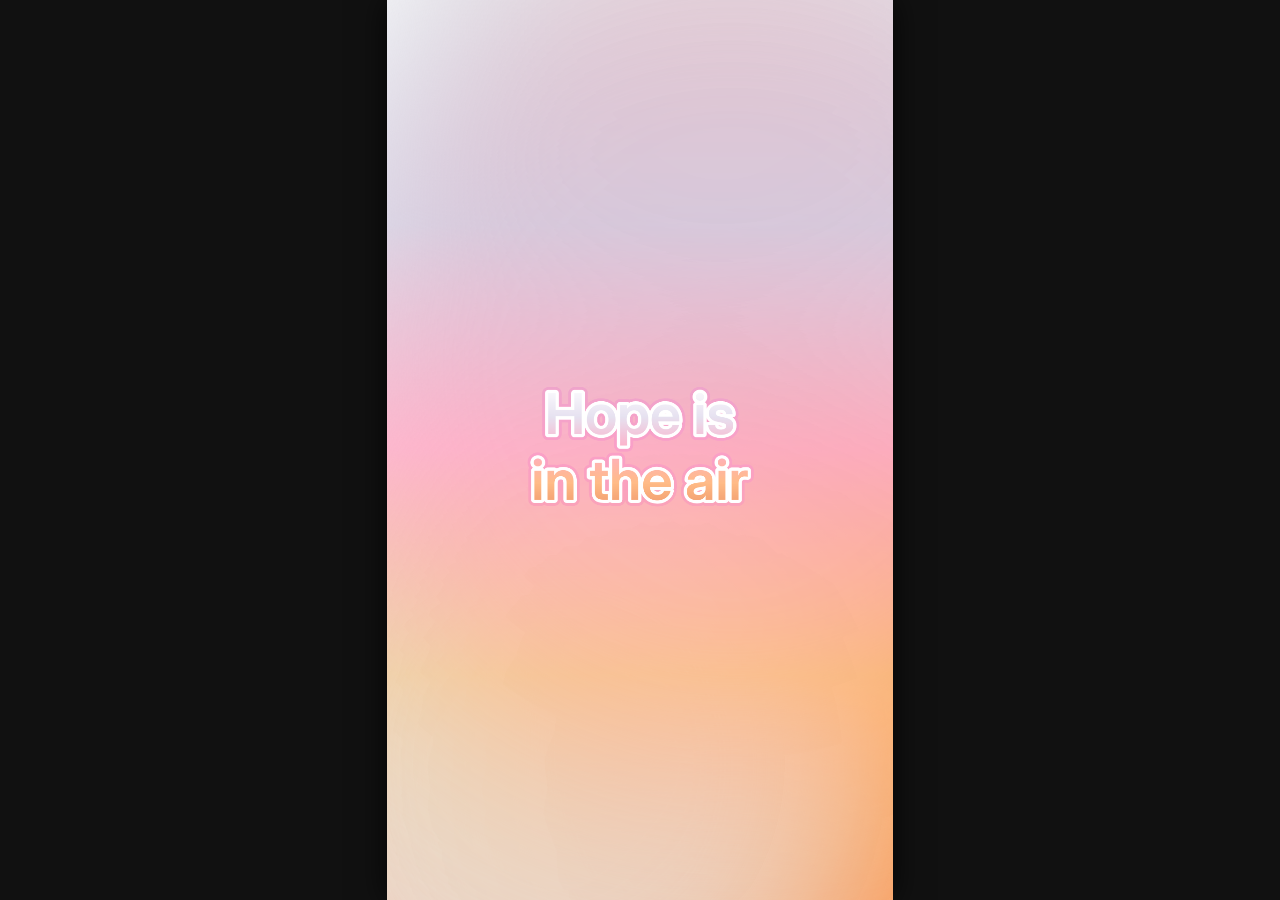
<file: gradient/index.html>
<!DOCTYPE html>
<html lang="it">
<head>
    <meta charset="UTF-8">
    <meta name="viewport" content="width=device-width, initial-scale=1.0">
    <title>Canvas Zoom & Blur</title>
    <!-- Importazione del font Inter (SemiBold - 600) -->
    <link rel="preconnect" href="https://fonts.googleapis.com">
    <link rel="preconnect" href="https://fonts.gstatic.com" crossorigin>
    <link href="https://fonts.googleapis.com/css2?family=Inter:wght@600&display=swap" rel="stylesheet">
    <link rel="stylesheet" href="style.css">
</head>
<body>
    <canvas id="mainCanvas"></canvas>
    <script src="script.js"></script>
</body>
</html>
</file>
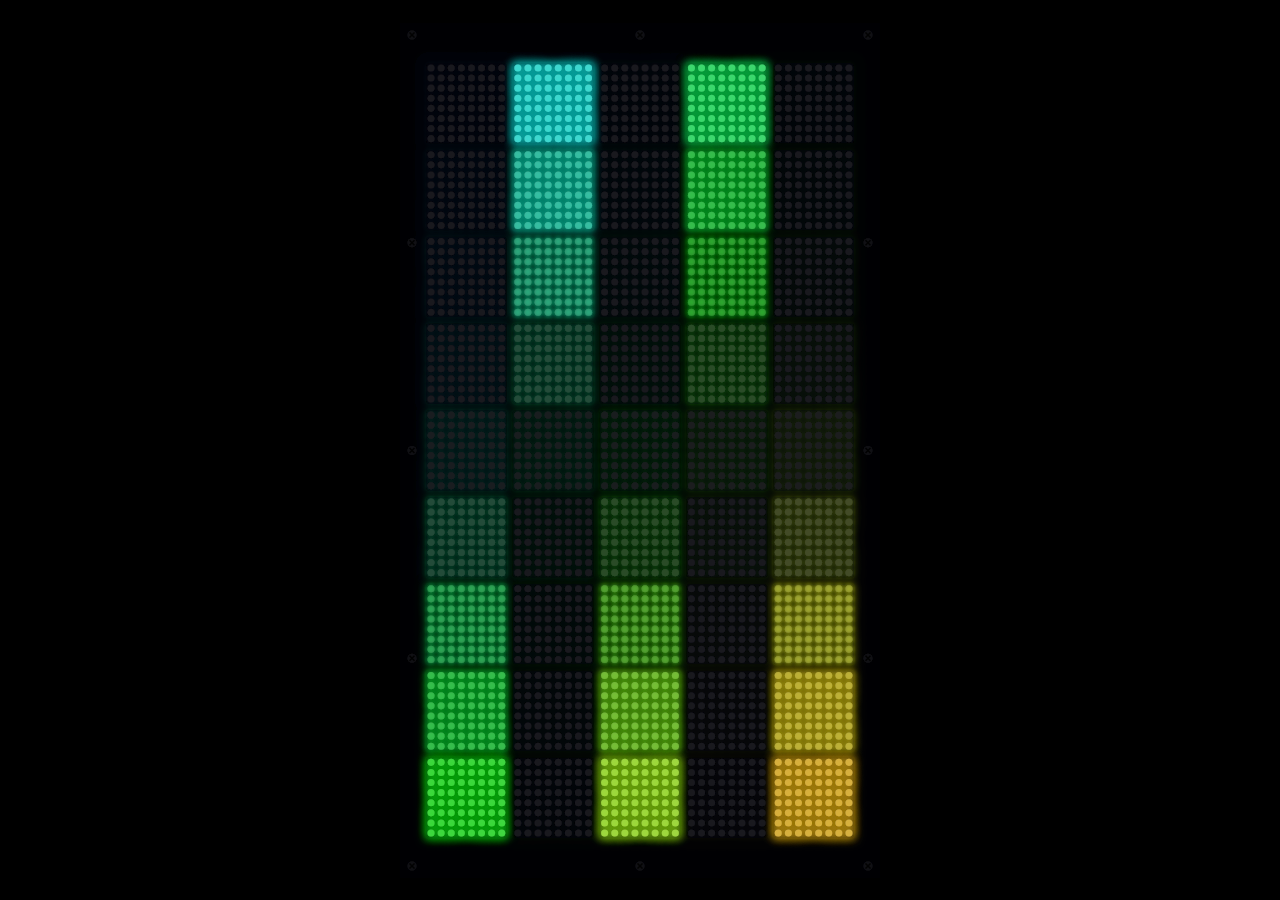
<file: leds/index.html>
<!DOCTYPE html>
<html lang="it">
<head>
    <meta charset="UTF-8">
    <meta name="viewport" content="width=device-width, initial-scale=1.0">
    <title>Matrix LED - Hope & The Bright Side (Clean)</title>
    <style>
        * {
            box-sizing: border-box;
            margin: 0;
            padding: 0;
        }

        body {
            background-color: #000000;
            min-height: 100vh;
            display: flex;
            justify-content: center;
            align-items: center;
            overflow: hidden;
        }

        .canvas-wrapper {
            position: relative;
            height: 95vh;
            aspect-ratio: 9 / 16;
            background-color: #050505;
            
        }

        canvas {
            width: 100%;
            height: 100%;
            display: block;
        }
    </style>
</head>
<body>

    <div class="canvas-wrapper">
        <canvas id="ledCanvas"></canvas>
    </div>

    <script>
        const canvas = document.getElementById('ledCanvas');
        const ctx = canvas.getContext('2d');

        // Configurazione della Matrice
        const COLS = 5; 
        const ROWS = 9; 
        const LED_COLS = 8;
        const LED_ROWS = 8; 

        // GESTIONE DEL TEMPO (Totale 10 Secondi)
        const TOTAL_DURATION = 10.0;
        const P1_END = 3.5; 
        const P2_END = 6.5; 

        // Parametri Fase 1 (Awakening - Lotta per accendersi)
        const P1_PROPAGATION = 0.15; 
        const P1_HOLD = 0.6;
        const P1_FADE = 0.8;

        // Parametri Fase 2 (Snake - Ricerca)
        const P2_SNAKE_SPEED = 0.04;
        const P2_HOLD = 0.3;
        const P2_FADE = 0.8;

        // Parametri Fase 3 (The Bright Side - Esplosione Radiale)
        const P3_RADIAL_SPEED = 0.25;
        const P3_HOLD = 0.8;
        const P3_FADE = 1.5;

        function resizeCanvas() {
            const rect = canvas.parentNode.getBoundingClientRect();
            const dpr = window.devicePixelRatio || 1;
            canvas.width = rect.width * dpr;
            canvas.height = rect.height * dpr;
            ctx.scale(dpr, dpr);
        }

        window.addEventListener('resize', resizeCanvas);
        resizeCanvas();

        function drawScrews(width, height) {
            const edgeOffset = 12; 
            const radius = 4.5; 
            const screwPositions = [];
            const numScrewsX = 3; 
            const numScrewsY = 5; 
            
            for (let i = 0; i < numScrewsX; i++) {
                let x = edgeOffset + i * ((width - 2 * edgeOffset) / (numScrewsX - 1));
                screwPositions.push({ x: x, y: edgeOffset }); 
                screwPositions.push({ x: x, y: height - edgeOffset }); 
            }
            
            for (let i = 1; i < numScrewsY - 1; i++) {
                let y = edgeOffset + i * ((height - 2 * edgeOffset) / (numScrewsY - 1));
                screwPositions.push({ x: edgeOffset, y: y }); 
                screwPositions.push({ x: width - edgeOffset, y: y }); 
            }

            screwPositions.forEach(pos => {
                ctx.beginPath();
                ctx.arc(pos.x, pos.y, radius, 0, Math.PI * 2);
                ctx.fillStyle = '#101014'; 
                ctx.fill();
                
                ctx.lineWidth = 1.5;
                ctx.strokeStyle = '#020202';
                const cross = radius * 0.55;
                ctx.beginPath();
                ctx.moveTo(pos.x - cross, pos.y - cross);
                ctx.lineTo(pos.x + cross, pos.y + cross);
                ctx.moveTo(pos.x + cross, pos.y - cross);
                ctx.lineTo(pos.x - cross, pos.y + cross);
                ctx.stroke();
            });
        }

        function drawMatrix() {
            const width = canvas.width / (window.devicePixelRatio || 1);
            const height = canvas.height / (window.devicePixelRatio || 1);

            // DECADIMENTO FOSFORI
            ctx.fillStyle = 'rgba(5, 5, 6, 0.18)';
            ctx.fillRect(0, 0, width, height);

            drawScrews(width, height);

            const padding = 6; 
            const canvasPaddingX = 26; 
            const canvasPaddingY = 26; 

            const maxSpacingX = (width - canvasPaddingX * 2 - padding * (COLS - 1)) / (COLS * LED_COLS);
            const maxSpacingY = (height - canvasPaddingY * 2 - padding * (ROWS - 1)) / (ROWS * LED_ROWS);
            
            const ledSpacing = Math.min(maxSpacingX, maxSpacingY);
            const ledRadius = ledSpacing * 0.35;

            const panelWidth = ledSpacing * LED_COLS;
            const panelHeight = ledSpacing * LED_ROWS;

            const gridTotalWidth = (panelWidth * COLS) + (padding * (COLS - 1));
            const gridTotalHeight = (panelHeight * ROWS) + (padding * (ROWS - 1));

            const startX = (width - gridTotalWidth) / 2;
            const startY = (height - gridTotalHeight) / 2;

            const globalTime = (performance.now() / 1000) % TOTAL_DURATION;

            for (let c = 0; c < COLS; c++) {
                for (let r = 0; r < ROWS; r++) {
                    
                    const panelX = startX + c * (panelWidth + padding);
                    const panelY = startY + r * (panelHeight + padding);

                    let panelBrightness = 0;
                    let derivedLocalTime = 0;
                    let crossWave1 = 0; 
                    let crossWave2 = 0; 
                    let isFlickering = false;

                    // LOGICA NARRATIVA DELLE TRE FASI
                    if (globalTime < P1_END) {
                        let panelDelay = (c % 2 === 0) ? r * P1_PROPAGATION : (ROWS - 1 - r) * P1_PROPAGATION;
                        derivedLocalTime = globalTime - panelDelay;

                        if (derivedLocalTime > 0 && derivedLocalTime <= P1_HOLD) {
                            isFlickering = Math.random() > 0.85;
                            panelBrightness = isFlickering ? 0.4 : 1.0; 
                            
                            let n = derivedLocalTime / P1_HOLD;
                            crossWave1 = Math.min(1.0, n * 2.5); 
                            crossWave2 = Math.max(0.0, (n - 0.4) * 2.5); 
                        } else if (derivedLocalTime > P1_HOLD && derivedLocalTime <= P1_HOLD + P1_FADE) {
                            let progressFade = (derivedLocalTime - P1_HOLD) / P1_FADE;
                            panelBrightness = 1.0 - progressFade;
                            crossWave1 = 1.0; 
                            crossWave2 = 1.0; 
                        }
                    } else if (globalTime < P2_END) {
                        let p2Time = globalTime - P1_END;
                        let snakeIndex = c * ROWS + r; 
                        let snakeDelay = snakeIndex * P2_SNAKE_SPEED;
                        derivedLocalTime = p2Time - snakeDelay;

                        if (derivedLocalTime > 0 && derivedLocalTime <= P2_HOLD) {
                            panelBrightness = 1.0;
                            let n = derivedLocalTime / P2_HOLD;
                            crossWave1 = Math.min(1.0, n * 2);
                            crossWave2 = Math.max(0.0, (n - 0.5) * 2);
                        } else if (derivedLocalTime > P2_HOLD && derivedLocalTime <= P2_HOLD + P2_FADE) {
                            let progressFade = (derivedLocalTime - P2_HOLD) / P2_FADE;
                            panelBrightness = 1.0 - progressFade;
                            crossWave1 = 1.0;
                            crossWave2 = 1.0;
                        }
                    } else {
                        let p3Time = globalTime - P2_END;
                        
                        let distToCenter = Math.sqrt(Math.pow(c - 2, 2) + Math.pow(r - 4, 2));
                        let radialDelay = distToCenter * P3_RADIAL_SPEED;
                        derivedLocalTime = p3Time - radialDelay;

                        if (derivedLocalTime > 0 && derivedLocalTime <= P3_HOLD) {
                            panelBrightness = 1.0;
                            let n = derivedLocalTime / P3_HOLD;
                            crossWave1 = Math.min(1.0, n * 2);
                            crossWave2 = Math.max(0.0, (n - 0.5) * 2);
                        } else if (derivedLocalTime > P3_HOLD && derivedLocalTime <= P3_HOLD + P3_FADE) {
                            let progressFade = (derivedLocalTime - P3_HOLD) / P3_FADE;
                            panelBrightness = 1.0 - Math.pow(progressFade, 1.5); 
                            crossWave1 = 1.0;
                            crossWave2 = 1.0;
                        }
                    }

                    panelBrightness = Math.max(0, panelBrightness);
                    crossWave1 = Math.min(1.0, Math.max(0, crossWave1));
                    crossWave2 = Math.min(1.0, Math.max(0, crossWave2));

                    let progressX = c / Math.max(1, COLS - 1);
                    let progressY = r / Math.max(1, ROWS - 1);
                    let gradientProgress = (progressX + progressY) / 2;
                    let hue = 195 - (gradientProgress * 150); 
                    
                    let reversedGradientProgress = 1.0 - gradientProgress;
                    let crossHue = 195 - (reversedGradientProgress * 150);
                    
                    let ledActiveColor = `hsla(${hue}, 100%, 65%, ${panelBrightness})`;
                    let ledShadowColor = `hsl(${hue}, 100%, 55%)`;

                    let isCrossLED, currentLEDColor, currentLEDShadowColor, currentLEDBrightness, isCrossActive, crossAlphaFactor, distStep;
                    
                    ctx.fillStyle = 'rgba(18, 18, 21, 0.05)';
                    ctx.beginPath();
                    ctx.roundRect(panelX, panelY, panelWidth, panelHeight, 3);
                    ctx.fill();

                    for (let lx = 0; lx < LED_COLS; lx++) {
                        for (let ly = 0; ly < LED_ROWS; ly++) {
                            
                            const ledX = panelX + (ledSpacing / 2) + (lx * ledSpacing);
                            const ledY = panelY + (ledSpacing / 2) + (ly * ledSpacing);

                            isCrossLED = (lx === 3 || lx === 4) || (ly === 3 || ly === 4);
                            currentLEDColor = ledActiveColor;
                            currentLEDShadowColor = ledShadowColor;
                            currentLEDBrightness = panelBrightness;
                            isCrossActive = false;
                            crossAlphaFactor = 1.0;

                            if (isCrossLED && panelBrightness > 0.01) {
                                let distFromCenterIndex = Math.abs(lx - 3.5) + Math.abs(ly - 3.5);
                                distStep = Math.ceil(distFromCenterIndex); 
                                let maxSteps = 4; 

                                let waveLimit1 = crossWave1 * (maxSteps + 0.5); 
                                let waveLimit2 = crossWave2 * (maxSteps + 0.5); 
                                
                                if (distStep <= waveLimit2) {
                                    // Nessuna alterazione
                                } else if (distStep <= waveLimit1) {
                                    isCrossActive = true;
                                    crossAlphaFactor = Math.max(0.1, 1.0 - (distFromCenterIndex / maxSteps));
                                    
                                    currentLEDColor = `hsla(${crossHue}, 100%, 75%, ${panelBrightness * crossAlphaFactor})`; 
                                    currentLEDShadowColor = `hsl(${crossHue}, 100%, 65%)`;
                                    currentLEDBrightness = panelBrightness * (isFlickering ? 1.2 : 2.0); 
                                } else {
                                    currentLEDBrightness = panelBrightness * 0.4;
                                }
                            }

                            if (panelBrightness > 0.01) {
                                ctx.beginPath();
                                ctx.arc(ledX, ledY, ledRadius, 0, Math.PI * 2);
                                ctx.fillStyle = 'rgba(29, 29, 34, 0.5)';
                                ctx.fill();
                                
                                ctx.beginPath();
                                ctx.arc(ledX, ledY, ledRadius * (isFlickering ? 0.8 : 1.0), 0, Math.PI * 2);
                                ctx.fillStyle = currentLEDColor;
                                
                                if (panelBrightness > 0.3) {
                                    ctx.shadowColor = currentLEDShadowColor;
                                    let shadowAlpha = isCrossActive ? crossAlphaFactor : 1.0;
                                    let bloomMultiplier = (globalTime > P2_END) ? 5.0 : 3.5;
                                    ctx.shadowBlur = ledRadius * bloomMultiplier * currentLEDBrightness * shadowAlpha; 
                                } else {
                                    ctx.shadowBlur = 0;
                                }
                                ctx.fill();
                            } else {
                                ctx.beginPath();
                                ctx.arc(ledX, ledY, ledRadius, 0, Math.PI * 2);
                                ctx.fillStyle = 'rgba(29, 29, 34, 0.5)';
                                ctx.shadowBlur = 0;
                                ctx.fill();
                            }
                            
                            ctx.shadowBlur = 0; 
                        }
                    }
                }
            }
            requestAnimationFrame(drawMatrix);
        }

        requestAnimationFrame(drawMatrix);
    </script>
</body>
</html>
</file>
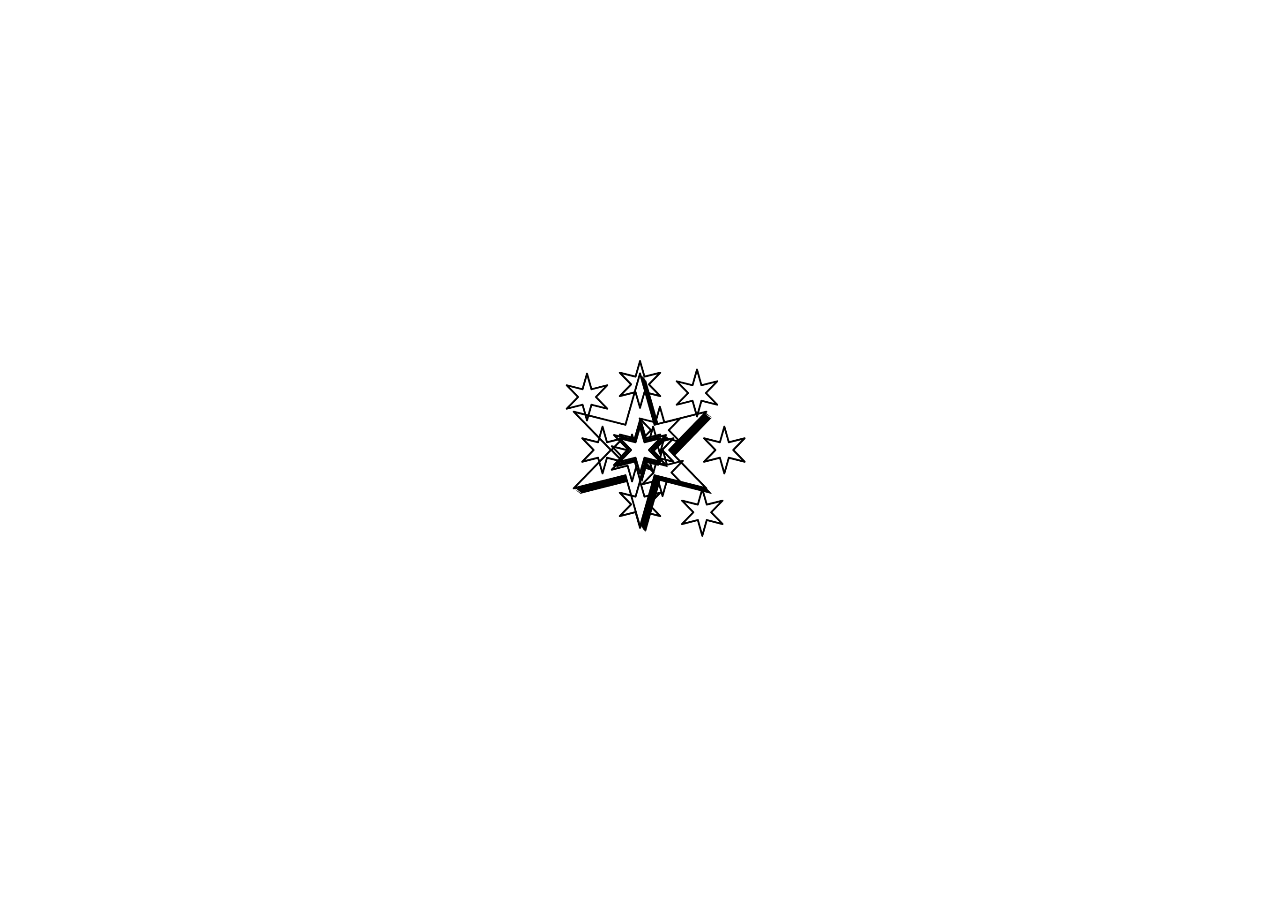
<file: index3.html>
<!DOCTYPE html>
<html lang="en">
<head>
    <meta charset="UTF-8">
    <style>
        body { 
            margin: 0; 
            background: #ffffff; /* Sfondo generale bianco */
            display: flex; 
            justify-content: center; 
            align-items: center; 
            height: 100vh; 
            overflow: hidden;
        }
        /* Scales the vertical canvas to fit the screen */
        canvas { 
            background: #ffffff; 
            height: 100vh;
            aspect-ratio: 1080 / 1920;
        }
    </style>
</head>
<body>
    <canvas id="starCanvas"></canvas>

    <script>
        const canvas = document.getElementById('starCanvas');
        const ctx = canvas.getContext('2d');
        
        // 1080x1920 vertical orientation
        canvas.width = 1080;
        canvas.height = 1920;

        // Draws the 6-pointed star with a dynamic line width parameter
        function drawStar(cx, cy, spikes, outerRadius, innerRadius, fillColor, strokeColor = null, lineWidth = 4) {
            let rot = Math.PI / 2 * 3;
            let x = cx, y = cy;
            let step = Math.PI / spikes;

            ctx.beginPath();
            ctx.moveTo(cx, cy - outerRadius);
            for (let i = 0; i < spikes; i++) {
                x = cx + Math.cos(rot) * outerRadius;
                y = cy + Math.sin(rot) * outerRadius;
                ctx.lineTo(x, y);
                rot += step;

                x = cx + Math.cos(rot) * innerRadius;
                y = cy + Math.sin(rot) * innerRadius;
                ctx.lineTo(x, y);
                rot += step;
            }
            ctx.lineTo(cx, cy - outerRadius);
            ctx.closePath();
            
            // Allow for transparent centers
            if (fillColor !== "transparent") {
                ctx.fillStyle = fillColor;
                ctx.fill();
            }
            
            // Draw the border if requested
            if (strokeColor) {
                ctx.strokeStyle = strokeColor;
                ctx.lineJoin = "round"; // Previene difetti grafici quando la stella diventa enorme
                ctx.lineWidth = lineWidth;
                ctx.stroke();
            }
        }

        let expandingStars = [];
        let movingStars = [];
        const BASE_SIZE = 50; 
        
        // The 8 strict radial directions (every 45 degrees) in radians
        const RADIAL_ANGLES = [
            0, 
            Math.PI / 4,       
            Math.PI / 2,       
            (3 * Math.PI) / 4, 
            Math.PI,           
            (5 * Math.PI) / 4, 
            (3 * Math.PI) / 2, 
            (7 * Math.PI) / 4  
        ];

        function animate() {
            // Fill background with solid WHITE
            ctx.fillStyle = "white";
            ctx.fillRect(0, 0, canvas.width, canvas.height);

            let cx = canvas.width / 2;
            let cy = canvas.height / 2;

            // 1. Spawner for Expanding Tunnel (Seamless, no touching)
            let isClearCenter = true;
            for (let s of expandingStars) {
                // Aspetta che la stella precedente sia abbastanza grande (es: 2.5x) prima di crearne un'altra
                if (s.size < BASE_SIZE * 2.5) { 
                    isClearCenter = false;
                    break;
                }
            }
            if (isClearCenter) {
                expandingStars.push({ size: BASE_SIZE });
            }

            // 2. Spawner for the Moving Stars (Radial Tracks)
            if (Math.random() < 0.6) {
                let randomTrack = RADIAL_ANGLES[Math.floor(Math.random() * RADIAL_ANGLES.length)];
                
                // Assicura che le stelline non si sovrappongano
                let isClear = true;
                for (let s of movingStars) {
                    if (s.angle === randomTrack && s.distance < BASE_SIZE * 2.2) {
                        isClear = false;
                        break;
                    }
                }

                if (isClear) {
                    movingStars.push({
                        distance: 0,
                        angle: randomTrack,           
                        speed: 4 
                    });
                }
            }

            // 3. Update & Draw Expanding Tunnel Stars
            for (let i = expandingStars.length - 1; i >= 0; i--) {
                expandingStars[i].size *= 1.025; 
                
                if (expandingStars[i].size > 3000) {
                    expandingStars.splice(i, 1);
                }
            }
            
            // Ordiniamo le stelle decrescenti per disegnare prima quelle enormi sul fondo
            let sortedExpanding = [...expandingStars].sort((a, b) => b.size - a.size);
            for (let s of sortedExpanding) {
                // Scaliamo lo spessore delle linee per mantenere la proporzione 3D
                let dynamicLineWidth = Math.max(4, s.size * 0.012); 

                // A. Effetto estrusione delle stelle grandi (NERO)
                for (let layer = 5; layer > 0; layer--) {
                    let offset = layer * (s.size * 0.015); // L'offset dell'estrusione scala con la grandezza
                    drawStar(cx + offset, cy + offset, 6, s.size, s.size * 0.38, "black", null);
                }
                
                // B. Stella principale (BIANCA con bordo NERO)
                drawStar(cx, cy, 6, s.size, s.size * 0.38, "white", "black", dynamicLineWidth);
            }

            // 4. Update & Draw Moving Stars (Le stelline)
            for (let i = movingStars.length - 1; i >= 0; i--) {
                let s = movingStars[i];
                s.distance += s.speed;

                s.x = cx + Math.cos(s.angle) * s.distance;
                s.y = cy + Math.sin(s.angle) * s.distance;

                if (s.distance > 1500) {
                    movingStars.splice(i, 1);
                    continue;
                }

                // Disegniamo le stelline trasparenti con bordo NERO
                drawStar(s.x, s.y, 6, BASE_SIZE, BASE_SIZE * 0.38, "transparent", "black", 4);
            }

            // 5. Fixed Center Source Star (Bianca con bordo nero per amalgamarsi al tunnel)
            drawStar(cx, cy, 6, BASE_SIZE, BASE_SIZE * 0.38, "white", "black", 4);

            requestAnimationFrame(animate);
        }

        // Start the loop
        animate();
    </script>
</body>
</html>
</file>
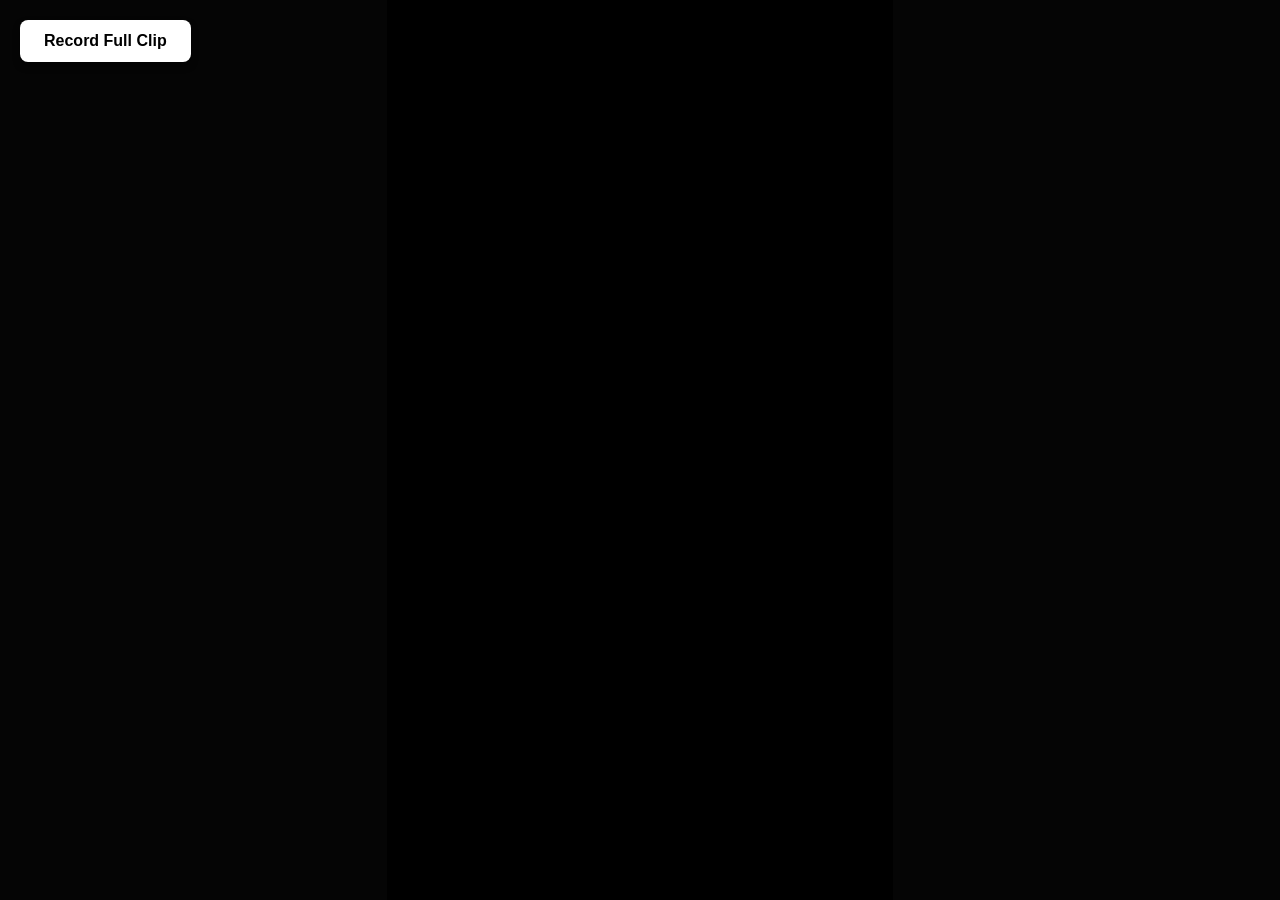
<file: index6.html>
<!DOCTYPE html>
<html lang="en">
<head>
    <meta charset="UTF-8">
    <meta name="viewport" content="width=device-width, initial-scale=1.0">
    <title>60fps HQ Wavy Video with Border Noise</title>
    <style>
        body { margin: 0; background-color: #050505; display: flex; justify-content: center; align-items: center; height: 100vh; overflow: hidden; cursor: pointer; }
        canvas { max-width: 100%; max-height: 100%; background-color: #000; image-rendering: high-quality; }
        video { display: none; }
        #recordBtn { position: absolute; top: 20px; left: 20px; padding: 12px 24px; background-color: #ffffff; color: #000000; border: none; border-radius: 8px; font-family: sans-serif; font-size: 16px; font-weight: bold; cursor: pointer; z-index: 100; box-shadow: 0 4px 6px rgba(0,0,0,0.5); transition: background-color 0.3s; }
        #recordBtn.recording { background-color: #ff3333; color: white; animation: pulse 1.5s infinite; }
        @keyframes pulse { 0% { transform: scale(1); } 50% { transform: scale(1.05); } 100% { transform: scale(1); } }
    </style>
</head>
<body>

    <button id="recordBtn">Record Full Clip</button>
    <video id="sourceVideo" src="video3.mp4" autoplay loop muted playsinline crossorigin="anonymous"></video>
    <canvas id="displayCanvas" width="1080" height="1920"></canvas>

    <script>
        const video = document.getElementById('sourceVideo');
        const canvas = document.getElementById('displayCanvas');
        const ctx = canvas.getContext('2d', { alpha: false });
        ctx.imageSmoothingEnabled = true;
        ctx.imageSmoothingQuality = "high";

        video.play().catch(e => console.log("Clicca lo schermo..."));
        document.body.addEventListener('click', (e) => { if (e.target.id !== 'recordBtn') video.play(); }, { once: true });

        // --- SISTEMA DI REGISTRAZIONE OTTIMIZZATO ---
        const recordBtn = document.getElementById('recordBtn');
        let isRecording = false;

        recordBtn.addEventListener('click', (e) => {
            e.stopPropagation(); 
            if (isRecording) return;
            isRecording = true;
            
            recordBtn.classList.add('recording');
            recordBtn.innerText = "Recording...";

            // Sincronizzazione: reset video e avvio
            video.pause();
            video.currentTime = 0;
            video.play();

            // Cattura stream senza forzare FPS per evitare lag
            const stream = canvas.captureStream(); 
            const mediaRecorder = new MediaRecorder(stream, { 
                mimeType: 'video/mp4; codecs="avc1.42E01E"',
                videoBitsPerSecond: 30000000 
            });
            const chunks = [];

            mediaRecorder.ondataavailable = (e) => { if (e.data.size > 0) chunks.push(e.data); };
            mediaRecorder.onstop = () => {
                const blob = new Blob(chunks, { type: 'video/mp4' });
                const url = URL.createObjectURL(blob);
                const a = document.createElement('a');
                a.href = url;
                a.download = "final_render.mp4";
                document.body.appendChild(a);
                a.click();
                document.body.removeChild(a);
                isRecording = false;
                recordBtn.classList.remove('recording');
                recordBtn.innerText = "Record Full Clip";
            };

            mediaRecorder.start();

            // Fermo automatico a fine video
            const checkEnd = setInterval(() => {
                if (video.ended || video.currentTime >= video.duration - 0.1) {
                    mediaRecorder.stop();
                    clearInterval(checkEnd);
                }
            }, 100);
        });

        // --- LOGICA ANIMAZIONE ---
        const BLOCK_SIZE = 30; 
        const cols = Math.ceil(canvas.width / BLOCK_SIZE); 
        const rows = Math.ceil(canvas.height / BLOCK_SIZE); 
        const offCtx = document.createElement('canvas').getContext('2d', { willReadFrequently: true });
        offCtx.canvas.width = cols; offCtx.canvas.height = rows;

        const baseImages = [], colorImages = [];
        for (let i = 1; i <= 11; i++) {
            const img = new Image();
            img.src = `img2/${i}.png`;
            img.onload = () => { if (++loaded === 11) requestAnimationFrame(animate); };
            if (i <= 5) baseImages.push(img); else colorImages.push(img);
        }
        let loaded = 0;

        function getNoise(x, y, t) {
            return (Math.sin(x*0.12+t*1.1) + Math.sin((y-t*5)*0.15) + Math.sin((x+y)*0.09+t*1.3) + Math.cos((x-y)*0.06-t*0.8) + 4) / 8;
        }

        function animate() {
            requestAnimationFrame(animate);
            if (video.readyState < 2) return;
            const time = Date.now() * 0.002;
            offCtx.drawImage(video, 0, 0, cols, rows);
            const data = offCtx.getImageData(0, 0, cols, rows).data;
            ctx.fillStyle = '#000000';
            ctx.fillRect(0, 0, canvas.width, canvas.height);

            for (let y = 0; y < rows; y++) {
                let edge = Math.pow(Math.max(0, 1 - Math.min(y, rows-1-y)/(rows*0.35)), 1.3);
                for (let x = 0; x < cols; x++) {
                    const i = (y * cols + x) * 4;
                    const bright = (0.299 * data[i] + 0.587 * data[i+1] + 0.114 * data[i+2]);
                    if (bright < 30) continue;
                    
                    let useColor = (data[i+1] - (data[i]*0.5 + data[i+2]*0.5) > 35) || (edge > 0 && getNoise(x, y, time) * edge > 0.4);
                    let arr = useColor ? colorImages : baseImages;
                    let idx = Math.max(0, Math.min(Math.floor(((bright - 30) / 225) * arr.length), arr.length - 1));
                    ctx.drawImage(arr[idx], x * BLOCK_SIZE, y * BLOCK_SIZE, BLOCK_SIZE, BLOCK_SIZE);
                }
            }
        }
    </script>
</body>
</html>
</file>
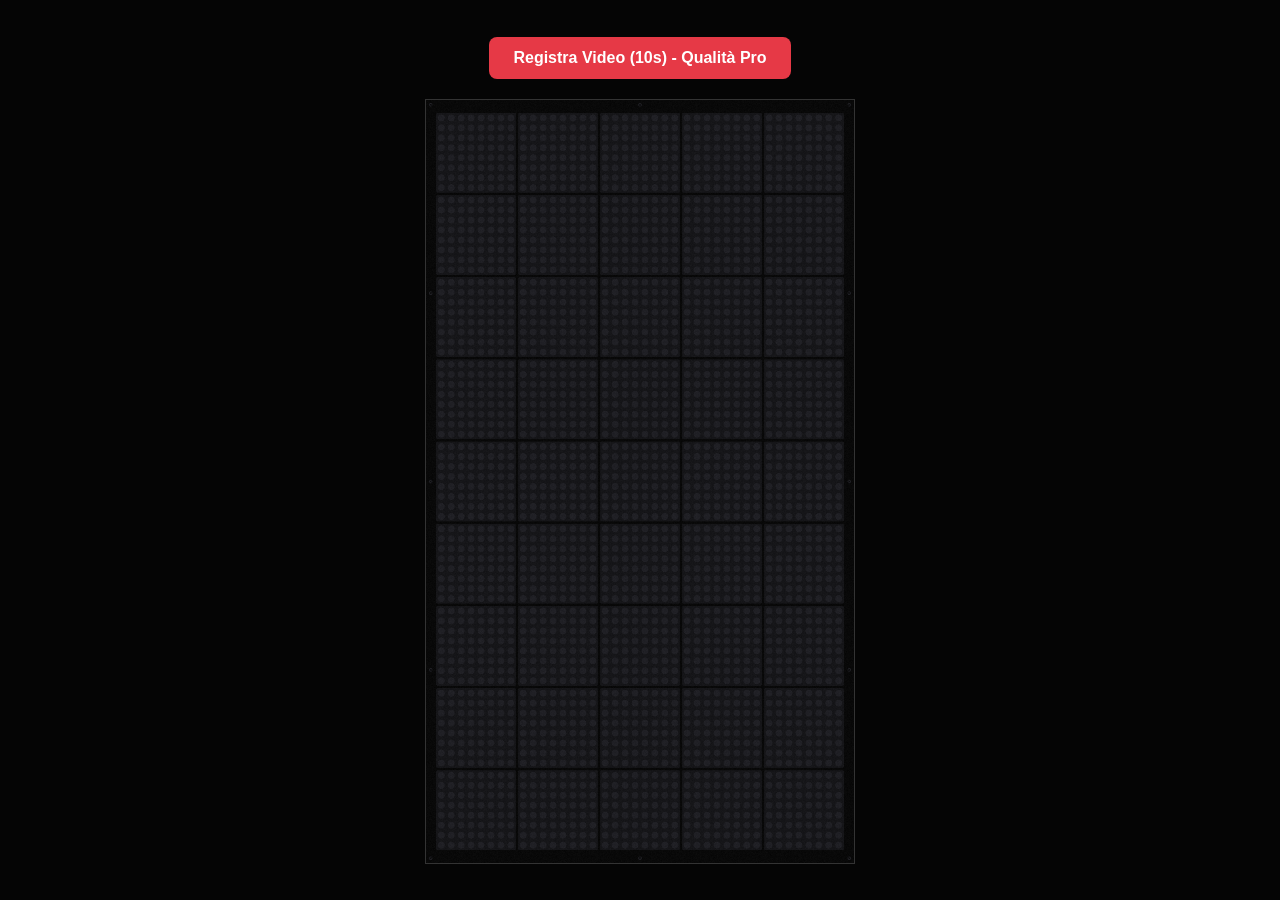
<file: leds/index2.html>
<!DOCTYPE html>
<html lang="it">
<head>
    <meta charset="UTF-8">
    <meta name="viewport" content="width=device-width, initial-scale=1.0">
    <title>Matrix LED - 1080x1920 25fps Dithering Fix</title>
    <style>
        * {
            box-sizing: border-box;
            margin: 0;
            padding: 0;
        }

        body {
            background-color: #050505;
            min-height: 100vh;
            display: flex;
            flex-direction: column;
            justify-content: center;
            align-items: center;
            overflow: hidden;
            font-family: sans-serif;
        }

        #recordBtn {
            margin-bottom: 20px;
            padding: 12px 24px;
            font-size: 16px;
            font-weight: bold;
            color: #fff;
            background-color: #e63946;
            border: none;
            border-radius: 8px;
            cursor: pointer;
            transition: background-color 0.3s;
            z-index: 10;
        }

        #recordBtn:hover {
            background-color: #d62828;
        }

        #recordBtn:disabled {
            background-color: #555;
            cursor: not-allowed;
            animation: pulse 1.5s infinite;
        }

        @keyframes pulse {
            0% { opacity: 1; }
            50% { opacity: 0.6; }
            100% { opacity: 1; }
        }

        .canvas-wrapper {
            position: relative;
            height: 85vh;
            aspect-ratio: 9 / 16;
            background-color: #0a0a0c;
        }

        canvas {
            width: 100%;
            height: 100%;
            display: block;
            border: 1px solid rgb(51, 51, 51);
        }
    </style>
</head>
<body>

    <button id="recordBtn">Registra Video (10s) - Qualità Pro</button>

    <div class="canvas-wrapper">
        <canvas id="ledCanvas"></canvas>
    </div>

    <script>
        const canvas = document.getElementById('ledCanvas');
        const ctx = canvas.getContext('2d', { alpha: false }); // alpha false migliora le performance

        const COLS = 5; 
        const ROWS = 9; 
        const LED_COLS = 8;
        const LED_ROWS = 8; 

        const TOTAL_DURATION = 10.0;
        const P1_END = 3.0; 
        const P2_END = 6.5; 

        const P1_PROPAGATION = 0.15, P1_HOLD = 0.4, P1_FADE = 0.8;
        const P2_SNAKE_SPEED = 0.04, P2_HOLD = 0.3, P2_FADE = 0.8;
        const P3_DIAG_SPEED = 0.15, P3_HOLD = 0.4, P3_FADE = 1.0;

        let startTimeOffset = 0;

        // --- SISTEMA DI DITHERING (ANTI-BANDING) ---
        const NOISE_SIZE = 256;
        const noiseCanvas = document.createElement('canvas');
        let noisePattern;
        
        function initDithering() {
            noiseCanvas.width = NOISE_SIZE;
            noiseCanvas.height = NOISE_SIZE;
            const nCtx = noiseCanvas.getContext('2d');
            const imgData = nCtx.createImageData(NOISE_SIZE, NOISE_SIZE);
            
            for (let i = 0; i < imgData.data.length; i += 4) {
                // Generiamo rumore in scala di grigi (Noise)
                const val = Math.random() * 255;
                imgData.data[i] = val;     // R
                imgData.data[i+1] = val;   // G
                imgData.data[i+2] = val;   // B
                imgData.data[i+3] = 10;    // A: Opacità al ~4% (Bassa ma sufficiente a ingannare l'encoder)
            }
            nCtx.putImageData(imgData, 0, 0);
        }
        initDithering();

        function applyDithering(ctx, w, h) {
            if (!noisePattern) noisePattern = ctx.createPattern(noiseCanvas, 'repeat');
            ctx.save();
            // Spostamento casuale del rumore ad ogni frame per simulare la grana da pellicola dinamica
            ctx.translate(-Math.random() * NOISE_SIZE, -Math.random() * NOISE_SIZE);
            ctx.fillStyle = noisePattern;
            ctx.fillRect(0, 0, w + NOISE_SIZE, h + NOISE_SIZE);
            ctx.restore();
        }
        // -------------------------------------------

        function resizeCanvas() {
            canvas.width = 1080;
            canvas.height = 1920;
            ctx.setTransform(1, 0, 0, 1, 0, 0); 
        }

        window.addEventListener('resize', resizeCanvas);
        resizeCanvas();

        function drawScrews(width, height) {
            const edgeOffset = 12; 
            const radius = 4.5; 
            const screwPositions = [];
            const numScrewsX = 3; 
            const numScrewsY = 5; 
            
            for (let i = 0; i < numScrewsX; i++) {
                let x = edgeOffset + i * ((width - 2 * edgeOffset) / (numScrewsX - 1));
                screwPositions.push({ x: x, y: edgeOffset }); 
                screwPositions.push({ x: x, y: height - edgeOffset }); 
            }
            for (let i = 1; i < numScrewsY - 1; i++) {
                let y = edgeOffset + i * ((height - 2 * edgeOffset) / (numScrewsY - 1));
                screwPositions.push({ x: edgeOffset, y: y }); 
                screwPositions.push({ x: width - edgeOffset, y: y }); 
            }

            screwPositions.forEach(pos => {
                ctx.beginPath();
                ctx.arc(pos.x, pos.y, radius, 0, Math.PI * 2);
                ctx.fillStyle = '#1d1d22'; 
                ctx.fill();
                
                ctx.lineWidth = 1.5;
                ctx.strokeStyle = '#050505';
                const cross = radius * 0.55;
                ctx.beginPath();
                ctx.moveTo(pos.x - cross, pos.y - cross);
                ctx.lineTo(pos.x + cross, pos.y + cross);
                ctx.moveTo(pos.x + cross, pos.y - cross);
                ctx.lineTo(pos.x - cross, pos.y + cross);
                ctx.stroke();
            });
        }

        function drawMatrix(timestamp) {
            const width = canvas.width;
            const height = canvas.height;

            // Sfondo scuro unito
            ctx.fillStyle = '#050505';
            ctx.fillRect(0, 0, width, height);
            
            drawScrews(width, height);

            const padding = 6; 
            const canvasPaddingX = 26; 
            const canvasPaddingY = 26; 

            const maxSpacingX = (width - canvasPaddingX * 2 - padding * (COLS - 1)) / (COLS * LED_COLS);
            const maxSpacingY = (height - canvasPaddingY * 2 - padding * (ROWS - 1)) / (ROWS * LED_ROWS);
            
            const ledSpacing = Math.min(maxSpacingX, maxSpacingY);
            const ledRadius = ledSpacing * 0.35;

            const panelWidth = ledSpacing * LED_COLS;
            const panelHeight = ledSpacing * LED_ROWS;

            const gridTotalWidth = (panelWidth * COLS) + (padding * (COLS - 1));
            const gridTotalHeight = (panelHeight * ROWS) + (padding * (ROWS - 1));

            const startX = (width - gridTotalWidth) / 2;
            const startY = (height - gridTotalHeight) / 2;

            const globalTime = ((performance.now() - startTimeOffset) / 1000) % TOTAL_DURATION;

            for (let c = 0; c < COLS; c++) {
                for (let r = 0; r < ROWS; r++) {
                    
                    const panelX = startX + c * (panelWidth + padding);
                    const panelY = startY + r * (panelHeight + padding);

                    let panelBrightness = 0;

                    if (globalTime < P1_END) {
                        let panelDelay = (c % 2 === 0) ? r * P1_PROPAGATION : (ROWS - 1 - r) * P1_PROPAGATION;
                        let localTime = globalTime - panelDelay;

                        if (localTime > 0 && localTime <= P1_HOLD) {
                            panelBrightness = 1.0;
                        } else if (localTime > P1_HOLD && localTime <= P1_HOLD + P1_FADE) {
                            panelBrightness = 1.0 - ((localTime - P1_HOLD) / P1_FADE);
                        }
                    } else if (globalTime < P2_END) {
                        let p2Time = globalTime - P1_END;
                        let snakeIndex = c * ROWS + r; 
                        let snakeDelay = snakeIndex * P2_SNAKE_SPEED;
                        let localTime = p2Time - snakeDelay;

                        if (localTime > 0 && localTime <= P2_HOLD) {
                            panelBrightness = 1.0;
                        } else if (localTime > P2_HOLD && localTime <= P2_HOLD + P2_FADE) {
                            panelBrightness = 1.0 - ((localTime - P2_HOLD) / P2_FADE);
                        }
                    } else {
                        let p3Time = globalTime - P2_END;
                        let diagIndex = c + r; 
                        let diagDelay = diagIndex * P3_DIAG_SPEED;
                        let localTime = p3Time - diagDelay;

                        if (localTime > 0 && localTime <= P3_HOLD) {
                            panelBrightness = 1.0;
                        } else if (localTime > P3_HOLD && localTime <= P3_HOLD + P3_FADE) {
                            panelBrightness = 1.0 - ((localTime - P3_HOLD) / P3_FADE);
                        }
                    }

                    panelBrightness = Math.max(0, panelBrightness);

                    let progressX = c / Math.max(1, COLS - 1);
                    let progressY = r / Math.max(1, ROWS - 1);
                    let gradientProgress = (progressX + progressY) / 2;
                    let hue = 195 - (gradientProgress * 150); 
                    
                    let ledActiveColor = `hsla(${hue}, 100%, 75%, ${panelBrightness})`;
                    let ledShadowColor = `hsl(${hue}, 100%, 50%)`;

                    ctx.fillStyle = '#121215';
                    ctx.beginPath();
                    ctx.roundRect(panelX, panelY, panelWidth, panelHeight, 3);
                    ctx.fill();

                    for (let lx = 0; lx < LED_COLS; lx++) {
                        for (let ly = 0; ly < LED_ROWS; ly++) {
                            const ledX = panelX + (ledSpacing / 2) + (lx * ledSpacing);
                            const ledY = panelY + (ledSpacing / 2) + (ly * ledSpacing);

                            ctx.beginPath();
                            ctx.arc(ledX, ledY, ledRadius, 0, Math.PI * 2);

                            if (panelBrightness > 0.01) {
                                ctx.fillStyle = '#1d1d22';
                                ctx.fill();
                                
                                ctx.beginPath();
                                ctx.arc(ledX, ledY, ledRadius, 0, Math.PI * 2);
                                ctx.fillStyle = ledActiveColor;
                                
                                if (panelBrightness > 0.3) {
                                    ctx.shadowColor = ledShadowColor;
                                    ctx.shadowBlur = ledRadius * 4.0 * panelBrightness;
                                } else {
                                    ctx.shadowBlur = 0;
                                }
                                ctx.fill();
                            } else {
                                ctx.fillStyle = '#1d1d22';
                                ctx.shadowBlur = 0;
                                ctx.fill();
                            }
                            ctx.shadowBlur = 0; 
                        }
                    }
                }
            }

            // APPLICA IL DITHERING ALLA FINE DEL FRAME (sopra tutto)
            applyDithering(ctx, width, height);

            requestAnimationFrame(drawMatrix);
        }

        requestAnimationFrame(drawMatrix);

        // LOGICA DI REGISTRAZIONE VIDEO AVANZATA
        const recordBtn = document.getElementById('recordBtn');
        let mediaRecorder;
        let recordedChunks = [];

        recordBtn.addEventListener('click', () => {
            startTimeOffset = performance.now();
            const stream = canvas.captureStream(25);
            
            // Forziamo un bitrate elevatissimo (20 Mbps) per proteggere i dettagli del dithering
            let options = { 
                mimeType: 'video/mp4',
                videoBitsPerSecond: 20000000 // 20 Mbps
            };
            
            if (!MediaRecorder.isTypeSupported('video/mp4')) {
                if (MediaRecorder.isTypeSupported('video/mp4; codecs="avc1.424028"')) {
                    options = { mimeType: 'video/mp4; codecs="avc1.424028"', videoBitsPerSecond: 20000000 };
                } else if (MediaRecorder.isTypeSupported('video/webm; codecs=vp9')) {
                    // Fallback VP9 WebM che gestisce i gradienti molto meglio
                    options = { mimeType: 'video/webm; codecs=vp9', videoBitsPerSecond: 20000000 };
                } else {
                    options = { videoBitsPerSecond: 20000000 };
                }
            }

            try {
                mediaRecorder = new MediaRecorder(stream, options);
            } catch (e) {
                console.error(e);
                mediaRecorder = new MediaRecorder(stream, { videoBitsPerSecond: 20000000 });
            }

            mediaRecorder.ondataavailable = function(e) {
                if (e.data.size > 0) recordedChunks.push(e.data);
            };

            mediaRecorder.onstop = function() {
                const isWebM = mediaRecorder.mimeType.includes('webm');
                const extension = isWebM ? 'webm' : 'mp4';
                
                const blob = new Blob(recordedChunks, { type: mediaRecorder.mimeType });
                const url = URL.createObjectURL(blob);
                
                const a = document.createElement('a');
                a.style.display = 'none';
                a.href = url;
                a.download = `matrix-led-pro-1080x1920.${extension}`;
                document.body.appendChild(a);
                a.click();
                
                URL.revokeObjectURL(url);
                document.body.removeChild(a);
                recordedChunks = [];
                recordBtn.innerText = 'Registra Video (10s) - Qualità Pro';
                recordBtn.disabled = false;
            };

            mediaRecorder.start();
            recordBtn.innerText = 'Registrazione in corso (Dithering Attivo)...';
            recordBtn.disabled = true;

            setTimeout(() => {
                mediaRecorder.stop();
            }, TOTAL_DURATION * 1000);
        });
    </script>
</body>
</html>
</file>
<file: gradient/style.css>
body, html {
    margin: 0;
    padding: 0;
    width: 100%;
    height: 100%;
    background-color: #111111; /* Sfondo scuro per far risaltare il canvas bianco */
    display: flex;
    justify-content: center;
    align-items: center;
    overflow: hidden;
}

canvas {
    background-color: #FFFFFF;
    /* Forza il formato 9:16 a prescindere dallo schermo */
    aspect-ratio: 9 / 16;
    height: 100vh; /* Occupa tutta l'altezza disponibile */
    max-width: 100vw; /* Evita che esca dai bordi laterali su schermi stretti */
    box-shadow: 0 0 30px rgba(0, 0, 0, 0.8);
}
</file>
